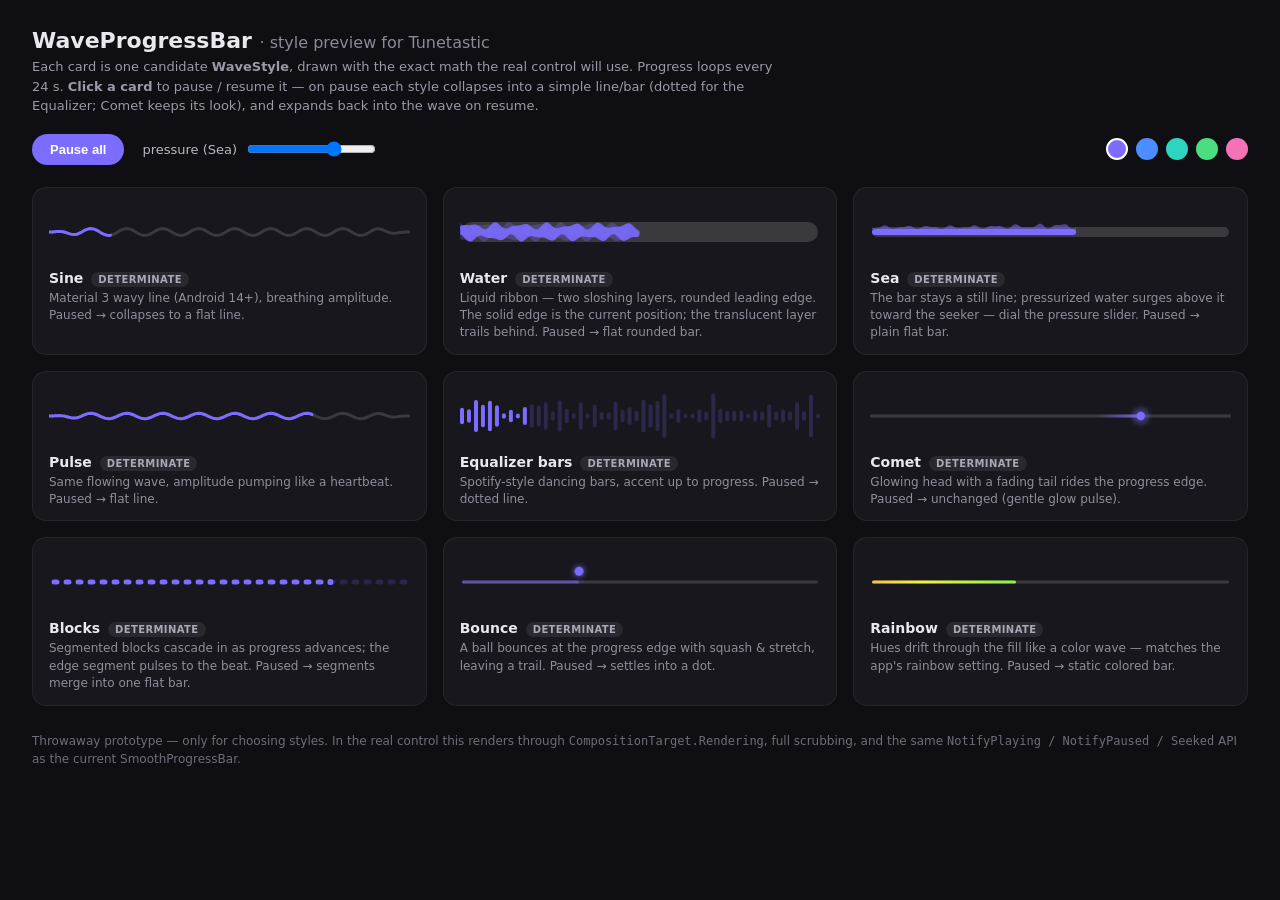
<file: prototype/wave-progress-preview.html>
<!DOCTYPE html>
<html lang="en">
<head>
<meta charset="utf-8">
<meta name="viewport" content="width=device-width, initial-scale=1">
<title>Tunetastic · WaveProgressBar style preview</title>
<style>
	:root { --accent: #7C6CFF; }
	* { box-sizing: border-box; }
	body {
		margin: 0; padding: 28px 32px 48px;
		background: #0e0e13;
		color: #e8e8ee;
		font-family: "Segoe UI Variable", "Segoe UI", system-ui, sans-serif;
	}
	h1 { font-size: 22px; margin: 0 0 4px; font-weight: 700; }
	h1 span { color: #8b8b98; font-weight: 400; font-size: 16px; }
	.sub { color: #9a9aa8; font-size: 13px; margin: 0 0 18px; max-width: 760px; line-height: 1.5; }
	.bar { display: flex; align-items: center; gap: 18px; flex-wrap: wrap; margin-bottom: 22px; }
	.bar button#toggleAll {
		background: var(--accent); color: #fff; border: 0; border-radius: 18px;
		padding: 8px 18px; font-size: 13px; font-weight: 600; cursor: pointer;
	}
	.bar label { font-size: 13px; color: #b8b8c4; display: flex; align-items: center; gap: 8px; }
	.swatches { display: flex; gap: 8px; margin-left: auto; }
	.sw { width: 22px; height: 22px; border-radius: 50%; border: 2px solid transparent; cursor: pointer; }
	.sw.sel { border-color: #fff; }
	#grid { display: grid; grid-template-columns: repeat(auto-fill, minmax(380px, 1fr)); gap: 16px; }
	.card {
		background: #17171d; border: 1px solid rgba(255,255,255,.06); border-radius: 14px;
		padding: 16px 16px 12px; cursor: pointer; transition: opacity .25s, transform .15s;
	}
	.card:hover { transform: translateY(-1px); border-color: rgba(255,255,255,.14); }
	.card.paused { opacity: .7; }
	.card canvas { width: 100%; height: 56px; display: block; }
	.meta { display: flex; align-items: baseline; gap: 8px; margin-top: 10px; }
	.name { font-size: 14px; font-weight: 700; }
	.badge { font-size: 10px; font-weight: 600; letter-spacing: .4px; text-transform: uppercase;
		padding: 2px 7px; border-radius: 8px; }
	.badge.det  { background: rgba(255,255,255,.08); color: #a8a8b6; }
	.badge.pause{ background: rgba(240,80,80,.16); color: #f08a8a; display: none; }
	.card.paused .badge.pause { display: inline-block; }
	.desc { font-size: 12px; color: #8f8f9c; margin-top: 3px; line-height: 1.45; }
	footer { margin-top: 26px; color: #6e6e7a; font-size: 12px; line-height: 1.5; }
</style>
</head>
<body>

<h1>WaveProgressBar <span>· style preview for Tunetastic</span></h1>
<p class="sub">
	Each card is one candidate <b>WaveStyle</b>, drawn with the exact math the real control will use.
	Progress loops every 24&nbsp;s. <b>Click a card</b> to pause / resume it — on pause each style
	collapses into a simple line/bar (dotted for the Equalizer; Comet keeps its look),
	and expands back into the wave on resume.
</p>
<div class="bar">
	<button id="toggleAll">Pause all</button>
	<label>pressure (Sea) <input type="range" id="pressure" min="0" max="100" value="70"></label>
	<div class="swatches" id="swatches"></div>
</div>
<main id="grid"></main>
<footer>
	Throwaway prototype — only for choosing styles. In the real control this renders through
	<code>CompositionTarget.Rendering</code>, full scrubbing, and the same
	<code>NotifyPlaying / NotifyPaused / Seeked</code> API as the current SmoothProgressBar.
</footer>

<script>
"use strict";

// ── shared constants (mirror the WinUI design) ────────────────────────────
const LOOP = 24;            // seconds for progress 0→1
const LW = 3, AMP = 3.4, LAM = 36, SPEED = 46;
const TRACK = "rgba(255,255,255,0.15)";
let accent = "#7C6CFF";

const TAU = Math.PI * 2;
const sm = v => { v = Math.min(Math.max(v, 0), 1); return v * v * (3 - 2 * v); };
function hexRgb(h) {
	const n = parseInt(h.slice(1), 16);
	return [n >> 16 & 255, n >> 8 & 255, n & 255];
}
function rgba(h, a) { const [r, g, b] = hexRgb(h); return `rgba(${r},${g},${b},${a})`; }
function rr(ctx, x, y, w, h, r) {
	ctx.beginPath();
	ctx.moveTo(x + r, y);
	ctx.arcTo(x + w, y, x + w, y + h, r);
	ctx.arcTo(x + w, y + h, x, y + h, r);
	ctx.arcTo(x, y + h, x, y, r);
	ctx.arcTo(x, y, x + w, y, r);
	ctx.closePath();
}

// full-width smoothstepped sine path (amplitude 0 at both ends, M3-like)
function wavePath(ctx, W, mid, t, amp, lam = LAM, speed = SPEED) {
	ctx.beginPath();
	for (let x = 0; x <= W + 2; x += 2) {
		const env = sm(x / lam) * sm((W - x) / lam);
		const y = mid + env * amp * Math.sin(TAU * (x - t * speed) / lam);
		x === 0 ? ctx.moveTo(x, y) : ctx.lineTo(x, y);
	}
}

// ── the 8 styles ──────────────────────────────────────────────────────────
function drawSine(ctx, W, H, t, p, flat, hover) {
	const mid = H / 2;
	const amp = AMP * (0.68 + 0.32 * Math.sin(t * 1.5)) * (hover ? 1.45 : 1) * (1 - flat);
	ctx.lineCap = "round"; ctx.lineWidth = LW;
	ctx.strokeStyle = TRACK; wavePath(ctx, W, mid, t, amp); ctx.stroke();
	ctx.save(); ctx.beginPath(); ctx.rect(0, 0, p * W, H); ctx.clip();
	ctx.strokeStyle = accent; wavePath(ctx, W, mid, t, amp); ctx.stroke(); ctx.restore();
}

function drawWater(ctx, W, H, t, p, flat) {
	const mid = H / 2, half = 6, pw = Math.max(p * W, 4), k = 1 - flat;
	const top = x => mid - half + k * (2.4 * Math.sin(TAU * x / 26 + t * 2.1) + 1.5 * Math.sin(TAU * x / 17 - t * 2.9 + 1.3));
	const bot = x => mid + half + k * (2.4 * Math.sin(TAU * (x + 38) / 26 + t * 2.1) + 1.5 * Math.sin(TAU * (x + 17) / 17 - t * 2.9 + 1.3));
	// dim container
	ctx.fillStyle = TRACK; rr(ctx, 2, mid - half - 4, W - 4, 2 * (half + 4), half + 4); ctx.fill();
	// ribbon(xOffset, spillAhead, alpha)
	function ribbon(off, spill, alpha, cap) {
		const xe = Math.min(W, pw + spill), step = 2;
		ctx.beginPath(); ctx.moveTo(0, top(off));
		for (let x = step; x <= xe; x += step) ctx.lineTo(x, top(x + off));
		// rounded liquid cap on the leading edge
		if (cap) ctx.quadraticCurveTo(xe + cap, mid, xe, bot(xe + off));
		else ctx.lineTo(xe, bot(xe + off));
		for (let x = xe - step; x >= 0; x -= step) ctx.lineTo(x, bot(x + off));
		ctx.closePath();
		ctx.fillStyle = rgba(accent, alpha); ctx.fill();
	}
	// back slosh layer TRAILS BEHIND the progress edge so the solid front edge
	// is unambiguously the current position (fades out on pause)
	if (pw > 16) ribbon(-14, -12, 0.30 * k, 0);
	ribbon(0, 0, 0.90, 4);      // front layer — rounded edge = current time
}

function drawSea(ctx, W, H, t, p, flat, hover, paused, pt, pr = 0) {
	const mid = H / 2, body = 3;             // half-height of the still water body
	const pw = Math.max(p * W, 4), k = 1 - flat;
	// the still line — dim track across the whole width, never moves
	ctx.fillStyle = TRACK; rr(ctx, 2, mid - body - 2, W - 4, 2 * (body + 2), body + 2); ctx.fill();
	// still water body up to the seeker
	ctx.fillStyle = accent; rr(ctx, 2, mid - body, Math.min(pw, W - 2) - 2, 2 * body, body); ctx.fill();
	// pressurized waves riding ABOVE the still body, surging toward the seeker:
	// pressure cranks the flow speed and piles the crests up near the edge
	if (k > 0.03 && pw > 10) {
		const top = mid - body;
		const w1 = 2.6 + 16 * pr, w2 = 3.4 + 20 * pr;   // pressure → flow speed
		ctx.beginPath(); ctx.moveTo(2, top);
		for (let x = 2; x <= pw; x += 2) {
			const near = Math.max(0, 1 - (pw - x) / (W * 0.35));   // 0..1 approaching the seeker
			const wave = Math.max(0.2,
				(1.8 + 1.2 * Math.sin(TAU * x / 22 - t * w1) + 0.7 * Math.sin(TAU * x / 13 - t * w2 + 1.1))
				* (1 + pr * 1.3 * Math.pow(near, 1.5)));            // pressure head at the edge
			ctx.lineTo(x, top - k * wave);
		}
		ctx.lineTo(pw, top);
		ctx.closePath();
		ctx.fillStyle = rgba(accent, 0.55);
		ctx.fill();
	}
}

function drawPulse(ctx, W, H, t, p, flat, hover) {
	const mid = H / 2;
	const pump = 0.25 + 0.75 * Math.abs(Math.sin(t * 2.1));
	const amp = AMP * pump * (hover ? 1.3 : 1) * (1 - flat);
	ctx.lineCap = "round"; ctx.lineWidth = LW;
	ctx.strokeStyle = TRACK; wavePath(ctx, W, mid, t, amp); ctx.stroke();
	ctx.save(); ctx.beginPath(); ctx.rect(0, 0, p * W, H); ctx.clip();
	ctx.strokeStyle = accent; wavePath(ctx, W, mid, t, amp); ctx.stroke(); ctx.restore();
}

const BARS = [];
function drawEqualizer(ctx, W, H, t, p, flat) {
	const pitch = 7, bw = 4;
	const n = Math.max(12, Math.floor((W + 3) / pitch));
	while (BARS.length < n) BARS.push({
		f1: 1.2 + Math.random() * 2.2, f2: .6 + Math.random() * 1.2,
		p1: Math.random() * TAU, p2: Math.random() * TAU
	});
	const total = n * pitch - 3, off = (W - total) / 2, pw = p * W;
	for (let i = 0; i < n; i++) {
		const b = BARS[i];
		const v = (0.5 + 0.5 * Math.sin(t * b.f1 + b.p1)) * (0.55 + 0.45 * Math.sin(t * b.f2 + b.p2));
		const h = (5 + v * (H - 12)) * (1 - flat) + 4 * flat;   // collapse to a dotted line
		const x = off + i * pitch;
		ctx.fillStyle = x <= pw ? accent : rgba(accent, 0.20);
		rr(ctx, x, (H - h) / 2, bw, h, 2); ctx.fill();
	}
}

function drawComet(ctx, W, H, t, p, flat, hover, paused) {
	const mid = H / 2;
	ctx.lineCap = "round"; ctx.lineWidth = LW; ctx.strokeStyle = TRACK;
	ctx.beginPath(); ctx.moveTo(0, mid); ctx.lineTo(W, mid); ctx.stroke();
	const head = Math.max(6, p * W), tl = 46;
	const g = ctx.createLinearGradient(head - tl, 0, head, 0);
	g.addColorStop(0, rgba(accent, 0)); g.addColorStop(1, rgba(accent, .85));
	ctx.strokeStyle = g;
	ctx.beginPath(); ctx.moveTo(Math.max(0, head - tl), mid); ctx.lineTo(head, mid); ctx.stroke();
	const pulse = paused ? 1 + .25 * Math.sin(t * 2.4) : 1;
	const rg = ctx.createRadialGradient(head, mid, 0, head, mid, 11 * pulse);
	rg.addColorStop(0, rgba(accent, .35)); rg.addColorStop(1, rgba(accent, 0));
	ctx.fillStyle = rg; ctx.beginPath(); ctx.arc(head, mid, 11 * pulse, 0, 7); ctx.fill();
	ctx.fillStyle = accent; ctx.shadowColor = accent; ctx.shadowBlur = 10 * pulse;
	ctx.beginPath(); ctx.arc(head, mid, 4.2, 0, 7); ctx.fill(); ctx.shadowBlur = 0;
}

function drawBlocks(ctx, W, H, t, p, flat) {
	const mid = H / 2;
	const n = Math.max(6, Math.floor((W + 3) / 12));
	const bw = 8, gap = 4 * (1 - flat);          // gaps close when paused → one flat bar
	const pitch = bw + gap;
	const total = n * pitch - gap;
	const off = (W - total) / 2;
	const filled = p * n;
	const pulseAmt = (1 - flat) * Math.abs(Math.sin(t * 6));
	for (let i = 0; i < n; i++) {
		const x = off + i * pitch;
		const amt = Math.min(Math.max(filled - i, 0), 1);
		if (amt <= 0) {
			ctx.fillStyle = rgba(accent, 0.18);
			rr(ctx, x, mid - 2.5, bw, 5, 2.5); ctx.fill();
			continue;
		}
		const w = Math.max(bw * amt, 2.5);
		const h = amt < 1 ? 5 + 3 * pulseAmt : 5;   // the edge segment pulses while playing
		ctx.fillStyle = accent;
		rr(ctx, x, mid - h / 2, w, h, 2.5); ctx.fill();
		if (w < bw) {
			ctx.fillStyle = rgba(accent, 0.18);
			rr(ctx, x + w, mid - 2.5, bw - w, 5, 2.5); ctx.fill();
		}
	}
}

function drawBounce(ctx, W, H, t, p, flat, hover, paused) {
	const mid = H / 2, r = 4.5;
	const head = Math.max(r + 2, p * W);
	// covered track as a fading trail
	ctx.fillStyle = TRACK; rr(ctx, 2, mid - 1.5, W - 4, 3, 1.5); ctx.fill();
	ctx.fillStyle = rgba(accent, 0.55); rr(ctx, 2, mid - 1.5, Math.min(head, W - 2) - 2, 3, 1.5); ctx.fill();
	// ball with squash & stretch; settles into a dot when paused
	const bounceAmp = (1 - flat) * 11;
	let cy = mid, sx = 1, sy = 1, shA = 0.22, shR = 6;
	if (bounceAmp > 0.5) {
		const ph = Math.abs(Math.sin(t * 4.5));       // 0 at ground, 1 at apex
		cy = mid - ph * bounceAmp;
		const near = 1 - ph;
		sx = 1 + 0.35 * near * near;
		sy = 1 - 0.3 * near * near;
		shA = 0.22 * (1 - 0.55 * ph);
		shR = 6 + 2 * near;
	}
	ctx.fillStyle = rgba(accent, shA);
	ctx.beginPath(); ctx.ellipse(head, mid, shR, 1.8, 0, 0, 7); ctx.fill();
	ctx.fillStyle = accent; ctx.shadowColor = accent; ctx.shadowBlur = 6;
	ctx.beginPath(); ctx.ellipse(head, cy, r * sx, r * sy, 0, 0, 7); ctx.fill();
	ctx.shadowBlur = 0;
}

function drawRainbow(ctx, W, H, t, p, flat, hover, paused, pt) {
	const mid = H / 2;
	ctx.fillStyle = TRACK; rr(ctx, 2, mid - 1.5, W - 4, 3, 1.5); ctx.fill();
	const pw = Math.max(p * W, 4);
	if (pw > 5) {
		// hues drift along the fill while playing (pt only advances while playing)
		const g = ctx.createLinearGradient(2, 0, pw, 0);
		const N = 6, hue0 = (pt * 40) % 360;
		for (let i = 0; i <= N; i++) {
			const h = (hue0 + (pw - 2) * (i / N) * 0.35) % 360;
			g.addColorStop(i / N, `hsl(${h} 85% 60%)`);
		}
		ctx.fillStyle = g; rr(ctx, 2, mid - 1.5, Math.min(pw, W - 2) - 2, 3, 1.5); ctx.fill();
	}
}

// ── card catalogue ────────────────────────────────────────────────────────
const STYLES = [
	{ name: "Sine",           draw: drawSine,      desc: "Material 3 wavy line (Android 14+), breathing amplitude. Paused → collapses to a flat line." },
	{ name: "Water",          draw: drawWater,     desc: "Liquid ribbon — two sloshing layers, rounded leading edge. The solid edge is the current position; the translucent layer trails behind. Paused → flat rounded bar." },
	{ name: "Sea",            draw: drawSea,       desc: "The bar stays a still line; pressurized water surges above it toward the seeker — dial the pressure slider. Paused → plain flat bar." },
	{ name: "Pulse",          draw: drawPulse,     desc: "Same flowing wave, amplitude pumping like a heartbeat. Paused → flat line." },
	{ name: "Equalizer bars", draw: drawEqualizer, desc: "Spotify-style dancing bars, accent up to progress. Paused → dotted line." },
	{ name: "Comet",          draw: drawComet,     desc: "Glowing head with a fading tail rides the progress edge. Paused → unchanged (gentle glow pulse)." },
	{ name: "Blocks",         draw: drawBlocks,    desc: "Segmented blocks cascade in as progress advances; the edge segment pulses to the beat. Paused → segments merge into one flat bar." },
	{ name: "Bounce",         draw: drawBounce,    desc: "A ball bounces at the progress edge with squash & stretch, leaving a trail. Paused → settles into a dot." },
	{ name: "Rainbow",        draw: drawRainbow,   desc: "Hues drift through the fill like a color wave — matches the app's rainbow setting. Paused → static colored bar." },
];

// ── UI build ──────────────────────────────────────────────────────────────
const grid = document.getElementById("grid");
const cards = STYLES.map(s => {
	const el = document.createElement("div");
	el.className = "card";
	el.innerHTML = `<canvas></canvas>
		<div class="meta"><span class="name">${s.name}</span>
			<span class="badge det">determinate</span>
			<span class="badge pause">paused</span></div>
		<div class="desc">${s.desc}</div>`;
	grid.appendChild(el);
	const cv = el.querySelector("canvas");
	const card = { el, cv, ctx: cv.getContext("2d"), style: s, p: Math.random(), paused: false, flat: 0, hover: false, w: 0, h: 0 };
	el.addEventListener("click", () => {
		card.paused = !card.paused;
		el.classList.toggle("paused", card.paused);
	});
	el.addEventListener("pointerenter", () => card.hover = true);
	el.addEventListener("pointerleave", () => card.hover = false);
	return card;
});

const sw = document.getElementById("swatches");
["#7C6CFF", "#4C8DFF", "#2DD4BF", "#4ADE80", "#F472B6"].forEach((c, i) => {
	const b = document.createElement("button");
	b.className = "sw" + (i === 0 ? " sel" : "");
	b.style.background = c;
	b.onclick = () => {
		accent = c;
		document.documentElement.style.setProperty("--accent", c);
		document.querySelectorAll(".sw").forEach(x => x.classList.remove("sel"));
		b.classList.add("sel");
	};
	sw.appendChild(b);
});

const allBtn = document.getElementById("toggleAll");
const pressureEl = document.getElementById("pressure");
const PR = () => +pressureEl.value / 100;
allBtn.onclick = () => {
	const pause = allBtn.textContent === "Pause all";
	cards.forEach(c => { c.paused = pause; c.el.classList.toggle("paused", pause); });
	allBtn.textContent = pause ? "Play all" : "Pause all";
};

// ── render loop ───────────────────────────────────────────────────────────
let tNow = 0, last = performance.now();

function frame(now) {
	const dt = Math.min((now - last) / 1000, 0.05);
	last = now; tNow += dt;

	for (const c of cards) {
		if (!c.paused) { c.p += dt / LOOP; if (c.p >= 1) c.p -= 1; c.pt = (c.pt || 0) + dt; }
		// ease the collapse: 0 = full wave, 1 = flat line/bar
		c.flat += ((c.paused ? 1 : 0) - c.flat) * Math.min(1, dt * 8);

		const cw = c.cv.clientWidth, ch = c.cv.clientHeight;
		const dpr = window.devicePixelRatio || 1;
		if (c.w !== cw || c.h !== ch || c.dpr !== dpr) {
			c.w = cw; c.h = ch; c.dpr = dpr;
			c.cv.width = Math.round(cw * dpr); c.cv.height = Math.round(ch * dpr);
		}
		const ctx = c.ctx;
		ctx.setTransform(dpr, 0, 0, dpr, 0, 0);
		ctx.clearRect(0, 0, cw, ch);
		c.style.draw(ctx, cw, ch, tNow, c.p, c.flat, c.hover, c.paused, c.pt || 0, PR());
	}
	requestAnimationFrame(frame);
}
requestAnimationFrame(frame);
</script>
</body>
</html>
</file>
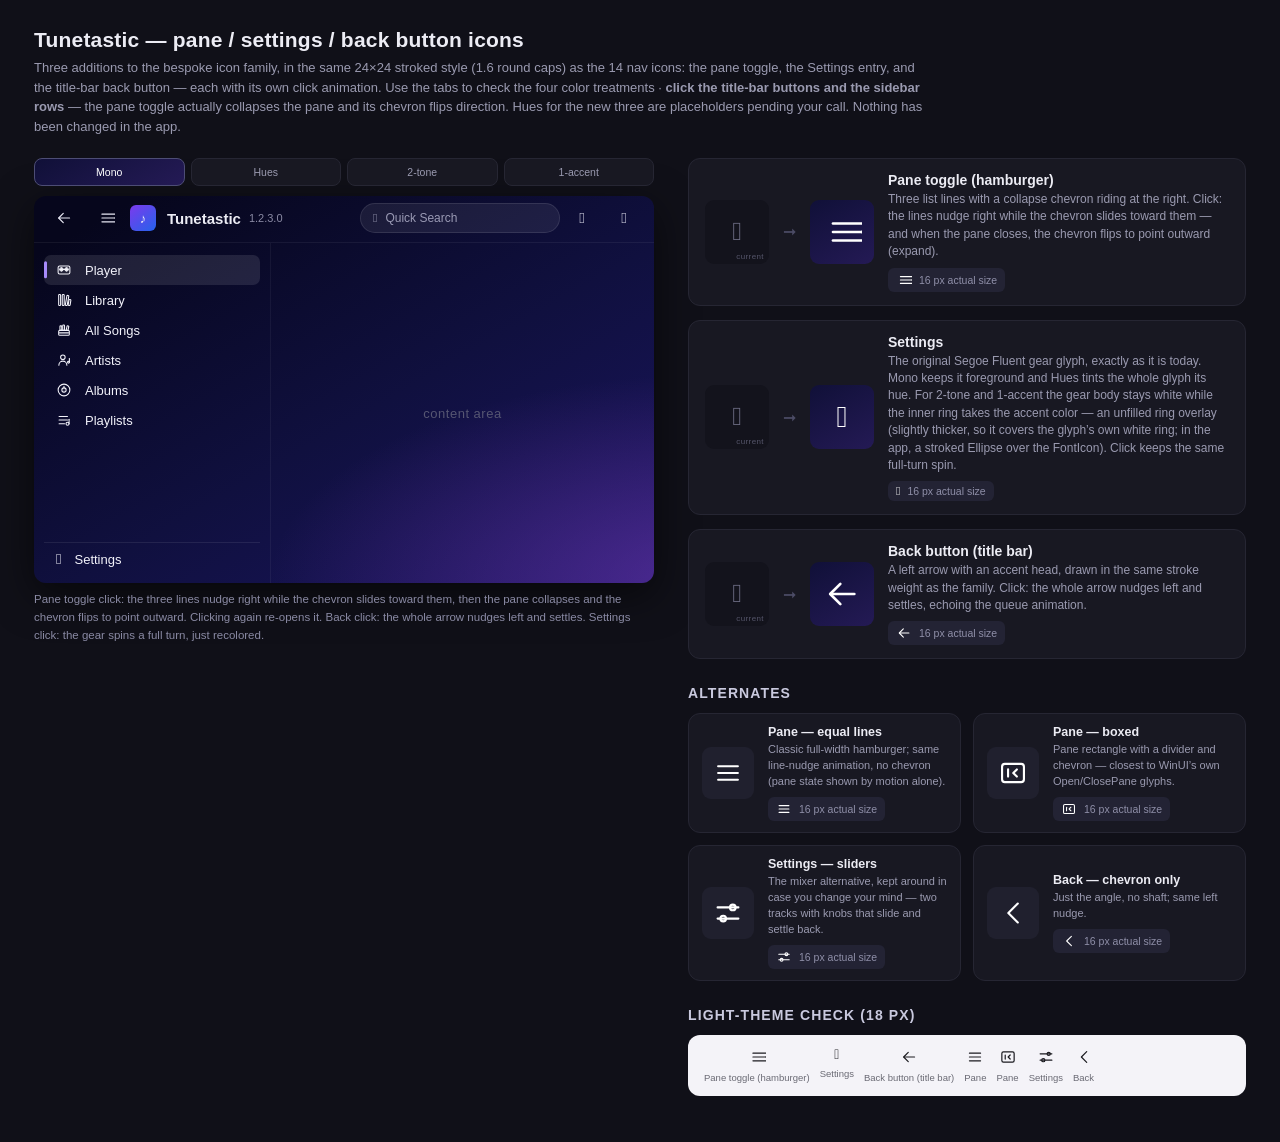
<file: prototype/icon-redesign/pane-settings-back-preview.html>
<!doctype html>
<html lang="en">
<head>
<meta charset="utf-8">
<title>Tunetastic — pane / settings / back icons (preview)</title>
<style>
  :root { color-scheme: dark; }
  * { box-sizing: border-box; margin: 0; padding: 0; }
  body {
    font-family: "Segoe UI Variable Display", "Segoe UI", sans-serif;
    background: #101018;
    color: #ececf4;
    padding: 28px 34px 46px;
  }
  h1 { font-size: 21px; font-weight: 600; letter-spacing: .2px; }
  .sub { color: #9a9ab0; font-size: 13px; margin: 6px 0 22px; max-width: 900px; line-height: 1.5; }
  .layout { display: flex; gap: 34px; align-items: flex-start; }

  /* ---------- app window mock (titlebar + sidebar) ---------- */
  .appwin {
    width: 620px; flex: 0 0 620px;
    border-radius: 12px; overflow: hidden;
    background:
      radial-gradient(120% 90% at 110% 100%, rgba(120,60,190,.55), rgba(120,60,190,0) 60%),
      linear-gradient(150deg, #06061c 8%, #10103f 55%, #1a1560 100%);
    box-shadow: 0 12px 40px rgba(0,0,0,.55);
  }
  .tb {
    display: flex; align-items: center; gap: 2px;
    padding: 6px 10px 8px;
    border-bottom: 1px solid rgba(255,255,255,.06);
  }
  .tbtn {
    width: 40px; height: 32px; flex: 0 0 40px;
    display: flex; align-items: center; justify-content: center;
    border-radius: 6px; cursor: pointer;
    transition: background .15s ease;
    font-family: "Segoe Fluent Icons", "Segoe MDL2 Assets";
    font-size: 15px; color: #e8e8f4;
  }
  .tbtn:hover { background: rgba(255,255,255,.07); }
  .tbtn svg { width: 18px; height: 18px; display: block; }
  .appicon {
    width: 26px; height: 26px; margin: 0 9px 0 2px; border-radius: 6px;
    background: linear-gradient(140deg, #7c3aed, #2563eb);
    display: flex; align-items: center; justify-content: center;
    font-size: 13px;
  }
  .apptitle { font-weight: 700; font-size: 15px; margin-right: 6px; }
  .appver { font-size: 11px; color: #8a8aa4; margin-right: auto; }
  .search {
    width: 200px; height: 30px; border-radius: 15px;
    background: rgba(255,255,255,.07); border: 1px solid rgba(255,255,255,.10);
    color: #9a9ab4; font-size: 12px;
    display: flex; align-items: center; padding: 0 12px; gap: 8px;
  }
  .search .mag { font-family: "Segoe Fluent Icons", "Segoe MDL2 Assets"; font-size: 12px; }

  .body-row { display: flex; align-items: stretch; height: 340px; }
  .side-wrap { width: 236px; flex: 0 0 auto; overflow: hidden; transition: width .3s ease; }
  .side-wrap.closed { width: 0; }
  .side { width: 236px; padding: 12px 10px 14px; height: 100%;
          display: flex; flex-direction: column; }
  .side .spacer { flex: 1; }
  .navrow {
    display: flex; align-items: center; gap: 13px;
    padding: 7px 12px; border-radius: 7px;
    font-size: 13px; color: #f2f2fa; white-space: nowrap;
    cursor: pointer; position: relative; overflow: hidden;
    transition: background .18s ease;
  }
  .navrow:hover { background: rgba(255,255,255,.06); }
  .navrow.selected { background: rgba(255,255,255,.10); }
  .navrow.selected::before {
    content: ""; position: absolute; left: 0; top: 50%;
    transform: translateY(-50%); width: 3px; height: 58%;
    border-radius: 2px; background: var(--bar, #a78bfa);
  }
  .navrow svg { width: 16px; height: 16px; flex: 0 0 16px; }
  .footline {
    display: flex; align-items: center; gap: 13px;
    padding: 9px 12px 2px; margin-top: 4px;
    border-top: 1px solid rgba(255,255,255,.08);
    font-size: 13px; color: #f2f2fa; cursor: pointer;
  }
  .footline svg { width: 16px; height: 16px; flex: 0 0 16px; }
  .content {
    flex: 1; display: flex; align-items: center; justify-content: center;
    color: #565672; font-size: 13px; letter-spacing: .5px;
    border-left: 1px solid rgba(255,255,255,.05);
  }
  .leftcol { width: 620px; flex: 0 0 620px; min-width: 0; }
  .hint { font-size: 11.5px; color: #8a8aa4; margin-top: 8px; line-height: 1.55; }

  /* ---------- treatment tabs ---------- */
  .ttabs { display: flex; gap: 6px; margin-bottom: 10px; }
  .ttab { flex: 1; font-size: 10.5px; padding: 7px 2px; border-radius: 8px; text-align: center;
    background: #181822; border: 1px solid #262633; color: #9a9ab0; cursor: pointer;
    transition: all .15s ease; user-select: none; }
  .ttab:hover { color: #e4e4f0; border-color: #3d3d5c; }
  .ttab.on { background: linear-gradient(150deg, #101038, #241a55); color: #fff; border-color: #4d4d75; }

  /* ---------- cards ---------- */
  main { flex: 1; min-width: 0; }
  .grid { display: grid; grid-template-columns: 1fr; gap: 14px; }
  .card {
    display: flex; align-items: center; gap: 14px;
    background: #181822; border: 1px solid #262633; border-radius: 12px;
    padding: 13px 16px;
  }
  .card .newicon { cursor: pointer; }
  .oldglyph {
    width: 64px; height: 64px; flex: 0 0 64px;
    display: flex; align-items: center; justify-content: center;
    background: #13131c; border-radius: 9px;
    font-family: "Segoe Fluent Icons", "Segoe MDL2 Assets";
    font-size: 26px; color: #6d6d84; position: relative;
  }
  .oldglyph::after {
    content: "current"; position: absolute; bottom: 3px; right: 5px;
    font-family: "Segoe UI", sans-serif; font-size: 8px; color: #55556a; letter-spacing: .4px;
  }
  .arrow { color: #4c4c66; font-size: 16px; flex: 0 0 auto; }
  .newicon {
    width: 64px; height: 64px; flex: 0 0 64px;
    display: flex; align-items: center; justify-content: center;
    background: linear-gradient(150deg, #101038, #241a55);
    border-radius: 9px;
  }
  .newicon svg { width: 40px; height: 40px; color: #ffffff; display: block; }
  .meta { min-width: 0; }
  .meta .nm { font-size: 14px; font-weight: 600; margin-bottom: 3px; }
  .meta .ds { font-size: 12px; color: #9a9ab0; line-height: 1.45; }
  .meta .mini { display: inline-flex; align-items: center; gap: 7px; margin-top: 7px;
    background: #232334; border-radius: 6px; padding: 4px 8px; }
  .meta .mini svg { width: 16px; height: 16px; color: #fff; }
  .meta .mini span { font-size: 10.5px; color: #8f8fa8; }

  h2 { font-size: 14px; font-weight: 600; color: #c9c9de; margin: 26px 0 12px;
       text-transform: uppercase; letter-spacing: 1.1px; }
  .grid3 { display: grid; grid-template-columns: repeat(2, 1fr); gap: 12px; }
  .grid3 .newicon { width: 52px; height: 52px; flex: 0 0 52px; background: #20202e; }
  .grid3 .newicon svg { width: 32px; height: 32px; }
  .grid3 .card { padding: 11px 13px; }
  .grid3 .meta .nm { font-size: 12.5px; }
  .grid3 .meta .ds { font-size: 11px; }

  .lightstrip { display: flex; gap: 10px; flex-wrap: wrap;
    background: #f4f3f8; border-radius: 12px; padding: 13px 16px; }
  .lt { display: flex; flex-direction: column; align-items: center; gap: 6px; }
  .lt svg { width: 18px; height: 18px; color: #1a1a1f; }
  .lt span { font-size: 9.5px; color: #6a6a74; }

  /* ---------- click animations (shared vocabulary) ---------- */
  @keyframes spin360 { to { transform: rotate(360deg); } }
  @keyframes spin360ccw { to { transform: rotate(-360deg); } }
  @keyframes wobble { 0%,100% { transform: rotate(0); } 30% { transform: rotate(-5deg); } 65% { transform: rotate(3.5deg); } }
  @keyframes ping   { 0% { opacity: 0; transform: translateY(2px) scale(.6); } 30% { opacity: 1; } 100% { opacity: 0; transform: translateY(-2.5px) scale(1.1); } }
  @keyframes hop    { 0%,100% { transform: translateY(0); } 40% { transform: translateY(-2.6px); } }
  @keyframes chevnudge  { 0%,100% { transform: translateX(0); } 45% { transform: translateX(-2.4px); } }
  @keyframes chevnudgeR { 0%,100% { transform: translateX(0); } 45% { transform: translateX(2.4px); } }
  @keyframes linenudge  { 0%,100% { transform: translateX(0); } 45% { transform: translateX(1.3px); } }
  @keyframes knobslideL { 0%,100% { transform: translateX(0); } 45% { transform: translateX(-7.2px); } }
  @keyframes knobslideR { 0%,100% { transform: translateX(0); } 45% { transform: translateX(7.2px); } }
  @keyframes backnudge  { 0%,100% { transform: translateX(0); } 45% { transform: translateX(-2.6px); } }

  .clicked .reel-l { animation: spin360 .8s ease; transform-box: fill-box; transform-origin: center; }
  .clicked .reel-r { animation: spin360ccw .8s ease; transform-box: fill-box; transform-origin: center; }
  .clicked .wave   { animation: ping .6s ease-out; transform-box: fill-box; transform-origin: 50% 100%; }
  .clicked .wave.w2 { animation-delay: .1s; }
  .clicked .lean   { animation: wobble .6s ease; transform-box: fill-box; transform-origin: 50% 100%; }
  .clicked .lean.l2 { animation-delay: .05s; }
  .clicked .rec    { animation: hop .5s ease; }
  .clicked .rec.r2 { animation-delay: .06s; }
  .clicked .rec.r3 { animation-delay: .12s; }
  .clicked .note   { animation: hop .55s ease; transform-box: fill-box; transform-origin: center; }
  .clicked .spin-c { animation: spin360 .8s ease; transform-box: view-box; transform-origin: 12px 12px; }

  /* pane: lines nudge right, chevron slides left toward the lines */
  .clicked .pline { animation: linenudge .5s ease; transform-box: fill-box; }
  .clicked .pline.p2 { animation-delay: .04s; }
  .clicked .pline.p3 { animation-delay: .08s; }
  .clicked .chev  { animation: chevnudge .5s ease; transform-box: fill-box; }
  .clicked.pane-closed .chev { animation: chevnudgeR .5s ease; transform-box: fill-box; }
  /* state flip on the wrapper group so the click animation never fights it */
  .chevflip { transform-box: fill-box; transform-origin: center; transition: transform .28s ease; }
  .pane-closed .chevflip { transform: scaleX(-1); }

  /* settings: the ORIGINAL Segoe Fluent gear glyph, only recolored; same spin.
     Two-tone: gear body stays foreground, an accent dot sits in the glyph's
     transparent center hole (in the app: a small ellipse over the FontIcon). */
  .fglyph {
    font-family: "Segoe Fluent Icons", "Segoe MDL2 Assets";
    font-weight: 400; line-height: 1; display: inline-block;
    position: relative;
  }
  .fglyph .cring {
    position: absolute; left: 50%; top: 52%;
    width: .40em; height: .40em; transform: translate(-50%, -50%);
    border: .09em solid var(--acc, transparent);
    border-radius: 50%; box-sizing: border-box;
    display: none;
  }
  .fglyph.twotone .cring { display: block; }
  .clicked .fglyph { animation: spin360 .8s ease; }
  .navrow .fglyph, .footline .fglyph { font-size: 15px; }
  .newicon .fglyph { font-size: 30px; color: #fff; }
  .meta .mini .fglyph { font-size: 12px; color: #fff; }
  .lt .fglyph { font-size: 14px; color: #1a1a1f; }

  /* sliders alternate: knobs slide along the tracks and settle back */
  .clicked .knob { transform-box: fill-box; transform-origin: center; }
  .clicked .knob.ka { animation: knobslideL .65s ease; }
  .clicked .knob.kb { animation: knobslideR .65s ease; }

  /* back: whole arrow nudges left and settles */
  .clicked .bwhole { animation: backnudge .5s ease; transform-box: fill-box; }
</style>
</head>
<body>

<svg width="0" height="0" style="position:absolute" aria-hidden="true"><defs>

  <!-- ===== the three new icons ===== -->

  <symbol id="i-pane" viewBox="0 0 32 24">
    <g fill="none" stroke="currentColor" stroke-width="1.6" stroke-linecap="round" stroke-linejoin="round">
      <g class="pline p1"><path d="M6.6 6.9H24"/></g>
      <g class="pline p2"><path d="M6.6 12H24"/></g>
      <g class="pline p3"><path d="M6.6 17.1H24"/></g>
      <g class="chevflip"><g class="chev"><path d="M27.6 8.9 24.1 12l3.5 3.1" style="stroke:var(--acc,currentColor)"/></g></g>
    </g>
  </symbol>

  <!-- settings uses the original Segoe Fluent glyph E713 directly (see .fglyph) -->

  <symbol id="i-back" viewBox="0 0 24 24">
    <g fill="none" stroke="currentColor" stroke-width="1.6" stroke-linecap="round" stroke-linejoin="round">
      <g class="bwhole">
        <path d="M19.4 12H5.2"/>
        <path class="ahead" d="M11 5.9 4.9 12l6.1 6.1" style="stroke:var(--acc,currentColor)"/>
      </g>
    </g>
  </symbol>

  <!-- ===== alternates ===== -->

  <symbol id="i-pane-alt-equal" viewBox="0 0 24 24">
    <g fill="none" stroke="currentColor" stroke-width="1.6" stroke-linecap="round" stroke-linejoin="round">
      <g class="pline p1"><path d="M4.6 6.9h14.8"/></g>
      <g class="pline p2"><path d="M4.6 12h14.8"/></g>
      <g class="pline p3"><path d="M4.6 17.1h14.8"/></g>
    </g>
  </symbol>

  <symbol id="i-pane-alt-box" viewBox="0 0 24 24">
    <g fill="none" stroke="currentColor" stroke-width="1.6" stroke-linecap="round" stroke-linejoin="round">
      <rect x="3.8" y="5.2" width="16.4" height="13.6" rx="2.1"/>
      <path d="M8.3 9.3v5.4"/>
      <g class="chevflip"><g class="chev"><path d="M14.9 9.3 12.2 12l2.7 2.7" style="stroke:var(--acc,currentColor)"/></g></g>
    </g>
  </symbol>

  <symbol id="i-settings-alt-sliders" viewBox="0 0 24 24">
    <g fill="none" stroke="currentColor" stroke-width="1.6" stroke-linecap="round" stroke-linejoin="round">
      <path d="M4.2 7.8h15.6"/>
      <path d="M4.2 16.2h15.6"/>
      <circle class="knob ka" cx="15.6" cy="7.8" r="2.1" style="stroke:var(--acc,currentColor)"/>
      <circle class="knob kb" cx="8.4" cy="16.2" r="2.1" style="stroke:var(--acc,currentColor)"/>
    </g>
  </symbol>

  <symbol id="i-back-alt-chev" viewBox="0 0 24 24">
    <g fill="none" stroke="currentColor" stroke-width="1.6" stroke-linecap="round" stroke-linejoin="round">
      <g class="bwhole"><path d="M15.6 4.9 8.5 12l7.1 7.1"/></g>
    </g>
  </symbol>

  <!-- ===== existing nav icons (for the sidebar mock) ===== -->

  <symbol id="i-player" viewBox="0 0 24 24">
    <g fill="none" stroke="currentColor" stroke-width="1.6" stroke-linecap="round" stroke-linejoin="round">
      <rect x="3.2" y="5.9" width="17.6" height="12.2" rx="2.3"/>
      <g class="reel reel-l" style="stroke:var(--acc,currentColor)">
        <circle cx="8.1" cy="11.1" r="2.4"/><path d="M8.1 8.7v4.8"/><path d="M5.7 11.1h4.8"/>
      </g>
      <g class="reel reel-r" style="stroke:var(--acc,currentColor)">
        <circle cx="15.9" cy="11.1" r="2.4"/><path d="M15.9 8.7v4.8"/><path d="M13.5 11.1h4.8"/>
      </g>
      <path d="M10.5 11.1h3" style="stroke:var(--acc,currentColor)"/>
      <path class="wave w1" d="M10.2 4.6a2.6 2.6 0 0 1 3.6 0" style="stroke:var(--acc,currentColor);opacity:0"/>
      <path class="wave w2" d="M8.9 2.9a4.4 4.4 0 0 1 6.2 0" style="stroke:var(--acc,currentColor);opacity:0"/>
    </g>
  </symbol>

  <symbol id="i-library" viewBox="0 0 24 24">
    <g fill="none" stroke="currentColor" stroke-width="1.6" stroke-linecap="round" stroke-linejoin="round">
      <rect x="4.0" y="3.8" width="2.9" height="16.4" rx="1.1"/>
      <rect x="9.4" y="3.8" width="2.9" height="16.4" rx="1.1"/>
      <path class="lean l1" d="M14.06 18.87 16.28 6.03A1.1 1.1 0 0 1 17.55 5.14L18.25 5.26A1.1 1.1 0 0 1 19.14 6.53L16.92 19.37A1.1 1.1 0 0 1 15.65 20.26L14.95 20.14A1.1 1.1 0 0 1 14.06 18.87Z" style="stroke:var(--acc,currentColor)"/>
      <path class="lean l2" d="M18.34 18.89 19.40 12.07A1.1 1.1 0 0 1 20.66 11.15L21.34 11.25A1.1 1.1 0 0 1 22.26 12.51L21.20 19.33A1.1 1.1 0 0 1 19.94 20.25L19.26 20.15A1.1 1.1 0 0 1 18.34 18.89Z" style="stroke:var(--acc,currentColor)"/>
    </g>
  </symbol>

  <symbol id="i-all-songs" viewBox="0 0 24 24">
    <g fill="none" stroke="currentColor" stroke-width="1.6" stroke-linecap="round" stroke-linejoin="round">
      <rect class="rec r1" x="5.9" y="5.8" width="2.7" height="6.8" rx="1.05" style="stroke:var(--acc,currentColor)"/>
      <rect class="rec r2" x="10.1" y="4.4" width="2.7" height="8.2" rx="1.05" style="stroke:var(--acc,currentColor)"/>
      <path class="rec r3" d="M15.45 11.33 16.51 6.49A1 1 0 0 1 17.71 5.73L18.39 5.88A1 1 0 0 1 19.15 7.07L18.09 11.91A1 1 0 0 1 16.89 12.67L16.21 12.53A1 1 0 0 1 15.45 11.33Z" style="stroke:var(--acc,currentColor)"/>
      <rect x="4" y="12.6" width="16" height="7.2" rx="1.6"/>
      <path d="M5.2 16.3h13.6"/>
    </g>
  </symbol>

  <symbol id="i-artists" viewBox="0 0 24 24">
    <g fill="none" stroke="currentColor" stroke-width="1.6" stroke-linecap="round" stroke-linejoin="round">
      <circle cx="10.3" cy="7.8" r="3.4"/>
      <path d="M4.3 19.7a6 6 0 0 1 12 0"/>
      <g class="note">
        <path d="M20.1 15.3V9.9" style="stroke:var(--acc,currentColor)"/>
        <circle cx="18.7" cy="15.3" r="1.4" style="stroke:var(--acc,currentColor)"/>
      </g>
    </g>
  </symbol>

  <symbol id="i-albums" viewBox="0 0 24 24">
    <g fill="none" stroke="currentColor" stroke-width="1.6" stroke-linecap="round" stroke-linejoin="round">
      <circle cx="12" cy="12" r="8.8"/>
      <g class="spin-c">
        <circle cx="12" cy="12" r="3.2" style="stroke:var(--acc,currentColor)"/>
        <path d="M12 6.6v1.8" style="stroke:var(--acc,currentColor)"/>
        <circle cx="12" cy="12" r="0.7" fill="currentColor" stroke="none" style="fill:var(--acc,currentColor)"/>
      </g>
    </g>
  </symbol>

  <symbol id="i-playlists" viewBox="0 0 24 24">
    <g fill="none" stroke="currentColor" stroke-width="1.6" stroke-linecap="round" stroke-linejoin="round">
      <path d="M4.6 6.7h12.6"/><path d="M4.6 12.1h12.6"/><path d="M4.6 17.5h8.2"/>
      <g class="note">
        <path d="M19.6 17.6V10.9" style="stroke:var(--acc,currentColor)"/>
        <circle cx="17.3" cy="17.6" r="2.3" style="stroke:var(--acc,currentColor)"/>
      </g>
    </g>
  </symbol>

</defs></svg>

<h1>Tunetastic — pane / settings / back button icons</h1>
<p class="sub">
  Three additions to the bespoke icon family, in the same 24×24 stroked style (1.6 round caps) as the 14 nav icons:
  the pane toggle, the Settings entry, and the title-bar back button — each with its own click animation.
  Use the tabs to check the four color treatments · <b>click the title-bar buttons and the sidebar rows</b> — the
  pane toggle actually collapses the pane and its chevron flips direction. Hues for the new three are placeholders
  pending your call. Nothing has been changed in the app.
</p>

<div class="layout">
  <div class="leftcol">
    <div class="ttabs" id="ttabs"></div>

    <div class="appwin" id="appwin">
      <div class="tb">
        <div class="tbtn" id="backBtn" title="Back"></div>
        <div class="tbtn" id="paneBtn" title="Toggle navigation pane"></div>
        <div class="appicon">♪</div>
        <span class="apptitle">Tunetastic</span>
        <span class="appver">1.2.3.0</span>
        <div class="search"><span class="mag">&#xE721;</span>Quick Search</div>
        <div class="tbtn" title="Toggle Theme">&#xE793;</div>
        <div class="tbtn" title="Mute">&#xE767;</div>
      </div>
      <div class="body-row">
        <div class="side-wrap" id="sideWrap">
          <aside class="side" id="side"></aside>
        </div>
        <div class="content">content area</div>
      </div>
    </div>
    <p class="hint">
      Pane toggle click: the three lines nudge right while the chevron slides toward them, then the pane
      collapses and the chevron flips to point outward. Clicking again re-opens it. Back click: the whole
      arrow nudges left and settles. Settings click: the gear spins a full turn, just recolored.
    </p>
  </div>

  <main>
    <div class="grid" id="grid"></div>

    <h2>Alternates</h2>
    <div class="grid3" id="alts"></div>

    <h2>Light-theme check (18 px)</h2>
    <div class="lightstrip" id="light"></div>
  </main>
</div>

<script>
const HUES = {
  'player':'#5eead4', 'library':'#fbbf24', 'all-songs':'#f87171', 'artists':'#f472b6',
  'albums':'#60a5fa', 'playlists':'#4ade80',
  'pane':'#38bdf8', 'settings':'#fb923c', 'back':'#94a3b8',
  'pane-alt-equal':'#38bdf8', 'pane-alt-box':'#38bdf8',
  'settings-alt-sliders':'#fb923c', 'back-alt-chev':'#94a3b8'
};
const treatments = [ ['mono','Mono'], ['hues','Hues'], ['duotone','2-tone'], ['duo1','1-accent'] ];
let tmode = 'mono';

function varsFor(id) {
  const hue = HUES[id] || '#a78bfa';
  if (tmode === 'hues')    return `color:${hue};--bar:${hue}`;
  if (tmode === 'duotone') return `--acc:${hue};--bar:${hue}`;
  if (tmode === 'duo1')    return `--acc:#a78bfa;--bar:#a78bfa`;
  return '--bar:#a78bfa';
}
function svgIcon(id) {
  return `<svg viewBox="0 0 24 24">${document.getElementById('i-' + id).innerHTML}</svg>`;
}

/* settings keeps its ORIGINAL Segoe Fluent glyph.
   Mono: foreground. Hues: whole glyph in its hue (one color by definition).
   2-tone / 1-accent: gear body stays foreground, an accent dot fills the
   glyph's transparent center hole (accent = hue / Windows accent). */
function iconMarkup(id) {
  if (id === 'settings') {
    const twotone = (tmode === 'duotone' || tmode === 'duo1') ? ' twotone' : '';
    const c = tmode === 'hues' ? ` style="color:${HUES['settings']}"` : '';
    return `<span class="fglyph${twotone}"${c}>&#xE713;<span class="cring"></span></span>`;
  }
  return svgIcon(id);
}

/* ---- sidebar mock ---- */
const nav = [
  ['player','Player'], ['library','Library'], ['all-songs','All Songs'],
  ['artists','Artists'], ['albums','Albums'], ['playlists','Playlists'],
];
let selected = 'Player';
let paneClosed = false;

function renderSide() {
  const rows = nav.map(([ic, label]) => `
    <div class="navrow${label === selected ? ' selected' : ''}" data-icon="${ic}" data-label="${label}" style="${varsFor(ic)}">
      ${svgIcon(ic)}<span class="lbl">${label}</span>
    </div>`).join('');
  document.getElementById('side').innerHTML = rows + `
    <div class="spacer"></div>
    <div class="footline" data-icon="settings" data-label="Settings" style="${varsFor('settings')}">
      ${iconMarkup('settings')}<span class="lbl">Settings</span>
    </div>`;
}

/* ---- titlebar buttons (back + pane, with the pane's open/closed flip state) ---- */
function renderTitlebar() {
  const back = document.getElementById('backBtn');
  back.setAttribute('data-icon', 'back');
  back.innerHTML = `<span style="${varsFor('back')}">${svgIcon('back')}</span>`;
  const pane = document.getElementById('paneBtn');
  pane.setAttribute('data-icon', 'pane');
  pane.classList.toggle('pane-closed', paneClosed);
  pane.innerHTML = `<span style="${varsFor('pane')}">${svgIcon('pane')}</span>`;
}

/* ---- tabs ---- */
function renderTabs() {
  document.getElementById('ttabs').innerHTML = treatments.map(([m, t]) =>
    `<div class="ttab${m === tmode ? ' on' : ''}" data-mode="${m}">${t}</div>`).join('');
}

/* ---- cards ---- */
const items = [
  { id:'pane', name:'Pane toggle (hamburger)', old:'\uE700',
    note:'Three list lines with a collapse chevron riding at the right. Click: the lines nudge right while the chevron slides toward them — and when the pane closes, the chevron flips to point outward (expand).' },
  { id:'settings', name:'Settings', old:'\uE713',
    note:'The original Segoe Fluent gear glyph, exactly as it is today. Mono keeps it foreground and Hues tints the whole glyph its hue. For 2-tone and 1-accent the gear body stays white while the inner ring takes the accent color — an unfilled ring overlay (slightly thicker, so it covers the glyph\u2019s own white ring; in the app, a stroked Ellipse over the FontIcon). Click keeps the same full-turn spin.' },
  { id:'back', name:'Back button (title bar)', old:'\uE72B',
    note:'A left arrow with an accent head, drawn in the same stroke weight as the family. Click: the whole arrow nudges left and settles, echoing the queue animation.' },
];
const alts = [
  { id:'pane-alt-equal', name:'Pane — equal lines', note:'Classic full-width hamburger; same line-nudge animation, no chevron (pane state shown by motion alone).' },
  { id:'pane-alt-box',   name:'Pane — boxed',      note:'Pane rectangle with a divider and chevron — closest to WinUI\u2019s own Open/ClosePane glyphs.' },
  { id:'settings-alt-sliders', name:'Settings — sliders', note:'The mixer alternative, kept around in case you change your mind — two tracks with knobs that slide and settle back.' },
  { id:'back-alt-chev',  name:'Back — chevron only', note:'Just the angle, no shaft; same left nudge.' },
];

function card(it) {
  const before = it.old ? `<div class="oldglyph">${it.old}</div><div class="arrow">&#10142;</div>` : '';
  return `<div class="card">
    ${before}
    <div class="newicon" data-icon="${it.id}" style="${varsFor(it.id)}">${iconMarkup(it.id)}</div>
    <div class="meta">
      <div class="nm">${it.name}</div>
      <div class="ds">${it.note}</div>
      <div class="mini" style="${varsFor(it.id)}">${iconMarkup(it.id)}<span>16 px actual size</span></div>
    </div>
  </div>`;
}
function renderCards() {
  document.getElementById('grid').innerHTML = items.map(card).join('');
  document.getElementById('alts').innerHTML = alts.map(card).join('');
  document.getElementById('light').innerHTML =
    [...items, ...alts].map(i =>
      `<div class="lt" style="${varsFor(i.id)}">${iconMarkup(i.id)}<span>${i.name.split('—')[0].trim()}</span></div>`).join('');
}

/* ---- interaction ---- */
function animate(el) {
  el.classList.remove('clicked');
  void el.getBoundingClientRect();
  el.classList.add('clicked');
  clearTimeout(el._animT);
  el._animT = setTimeout(() => el.classList.remove('clicked'), 1000);
}

document.addEventListener('click', e => {
  const tab = e.target.closest('.ttab');
  if (tab) {
    tmode = tab.dataset.mode;
    renderTabs(); renderSide(); renderTitlebar(); renderCards();
    document.querySelectorAll('[data-icon]').forEach(el => {
      const id = el.dataset.icon;
      if (HUES[id] && !el.closest('#paneBtn')) el.setAttribute('style', varsFor(id));
    });
    return;
  }

  const icn = e.target.closest('[data-icon]');
  if (!icn) return;
  animate(icn);

  if (icn.closest('#paneBtn')) {
    paneClosed = !paneClosed;
    document.getElementById('sideWrap').classList.toggle('closed', paneClosed);
    renderTitlebar();
  }
  const row = icn.closest('.navrow, .footline');
  if (row) {
    document.querySelectorAll('#side .selected').forEach(r => r.classList.remove('selected'));
    row.classList.add('selected');
    selected = row.dataset.label;
  }
});

renderTabs();
renderSide();
renderTitlebar();
renderCards();
</script>
</body>
</html>
</file>
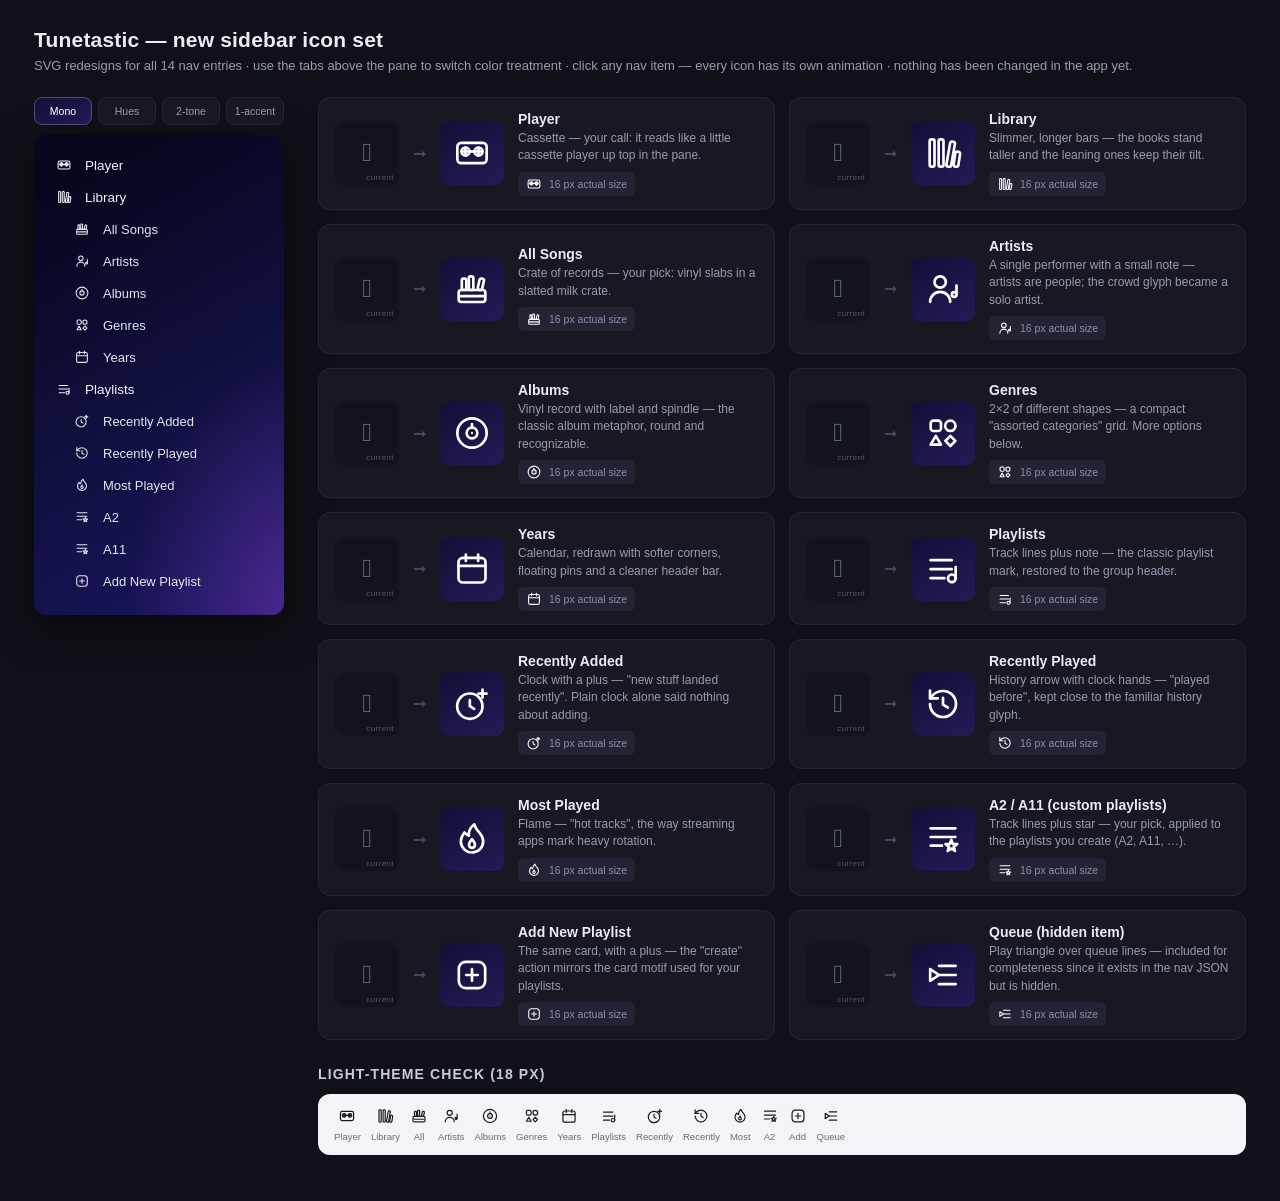
<file: prototype/icon-redesign/preview.html>
<!doctype html>
<html lang="en">
<head>
<meta charset="utf-8">
<title>Tunetastic — sidebar icon redesign (preview)</title>
<style>
  :root { color-scheme: dark; }
  * { box-sizing: border-box; margin: 0; padding: 0; }
  body {
    font-family: "Segoe UI Variable Display", "Segoe UI", sans-serif;
    background: #101018;
    color: #ececf4;
    padding: 28px 34px 46px;
  }
  h1 { font-size: 21px; font-weight: 600; letter-spacing: .2px; }
  .sub { color: #9a9ab0; font-size: 13px; margin: 6px 0 24px; }
  .layout { display: flex; gap: 34px; align-items: flex-start; }

  /* ---------- sidebar replica ---------- */
  .side {
    width: 250px; flex: 0 0 250px;
    border-radius: 12px; overflow: hidden;
    padding: 14px 10px 18px;
    background:
      radial-gradient(120% 90% at 110% 100%, rgba(120,60,190,.55), rgba(120,60,190,0) 60%),
      linear-gradient(150deg, #06061c 8%, #10103f 55%, #1a1560 100%);
    box-shadow: 0 12px 40px rgba(0,0,0,.55);
  }
  .navrow {
    display: flex; align-items: center; gap: 13px;
    padding: 8px 12px; border-radius: 7px;
    font-size: 13.5px; color: #f2f2fa;
    cursor: pointer; position: relative; overflow: hidden;
    transition: background .18s ease;
  }
  .navrow:hover { background: rgba(255,255,255,.06); }
  .navrow.selected { background: rgba(255,255,255,.10); }
  .navrow.selected::before {
    content: ""; position: absolute; left: 0; top: 50%;
    transform: translateY(-50%); width: 3px; height: 58%;
    border-radius: 2px; background: var(--bar, #a78bfa);
  }
  .navrow.child { margin-left: 14px; padding-left: 16px; font-size: 13px; color: #e4e4f0; }
  .navrow svg { width: 16px; height: 16px; flex: 0 0 16px; }

  /* ---------- cards ---------- */
  main { flex: 1; min-width: 0; }
  .grid { display: grid; grid-template-columns: repeat(2, 1fr); gap: 14px; }
  .card {
    display: flex; align-items: center; gap: 14px;
    background: #181822; border: 1px solid #262633; border-radius: 12px;
    padding: 13px 16px;
  }
  .oldglyph {
    width: 64px; height: 64px; flex: 0 0 64px;
    display: flex; align-items: center; justify-content: center;
    background: #13131c; border-radius: 9px;
    font-family: "Segoe Fluent Icons", "Segoe MDL2 Assets";
    font-size: 26px; color: #6d6d84; position: relative;
  }
  .oldglyph::after {
    content: "current"; position: absolute; bottom: 3px; right: 5px;
    font-family: "Segoe UI", sans-serif; font-size: 8px; color: #55556a; letter-spacing: .4px;
  }
  .arrow { color: #4c4c66; font-size: 16px; flex: 0 0 auto; }
  .newicon {
    width: 64px; height: 64px; flex: 0 0 64px;
    display: flex; align-items: center; justify-content: center;
    background: linear-gradient(150deg, #101038, #241a55);
    border-radius: 9px;
  }
  .newicon svg { width: 40px; height: 40px; color: #ffffff; }
  .meta { min-width: 0; }
  .meta .nm { font-size: 14px; font-weight: 600; margin-bottom: 3px; }
  .meta .ds { font-size: 12px; color: #9a9ab0; line-height: 1.45; }
  .meta .mini { display: inline-flex; align-items: center; gap: 7px; margin-top: 7px;
    background: #232334; border-radius: 6px; padding: 4px 8px; }
  .meta .mini svg { width: 16px; height: 16px; color: #fff; }
  .meta .mini span { font-size: 10.5px; color: #8f8fa8; }

  h2 { font-size: 14px; font-weight: 600; color: #c9c9de; margin: 26px 0 12px;
       text-transform: uppercase; letter-spacing: 1.1px; }
  .alts .newicon { background: #20202e; }
  .grid3 { display: grid; grid-template-columns: repeat(3, 1fr); gap: 12px; }
  .grid3 .newicon { width: 52px; height: 52px; flex: 0 0 52px; }
  .grid3 .newicon svg { width: 32px; height: 32px; }
  .gtitle { margin: 24px 0 10px; }
  .sidecol { flex: 0 0 250px; }
  .ttabs { display: flex; gap: 6px; margin-bottom: 10px; }
  .ttab { flex: 1; font-size: 10.5px; padding: 7px 2px; border-radius: 8px; text-align: center;
    background: #181822; border: 1px solid #262633; color: #9a9ab0; cursor: pointer;
    transition: all .15s ease; user-select: none; }
  .ttab:hover { color: #e4e4f0; border-color: #3d3d5c; }
  .ttab.on { background: linear-gradient(150deg, #101038, #241a55); color: #fff; border-color: #4d4d75; }

  /* ---- per-icon click animations ---- */
  @keyframes spin360  { to { transform: rotate(360deg); } }
  @keyframes spin360ccw { to { transform: rotate(-360deg); } }
  @keyframes wobble   { 0%,100% { transform: rotate(0); } 30% { transform: rotate(-5deg); } 65% { transform: rotate(3.5deg); } }
  @keyframes ping     { 0% { opacity: 0; transform: translateY(2px) scale(.6); } 30% { opacity: 1; } 100% { opacity: 0; transform: translateY(-2.5px) scale(1.1); } }
  @keyframes pageflip { 0% { transform: scaleY(1); } 40% { transform: scaleY(.06); } 60% { transform: scaleY(.06); } 100% { transform: scaleY(1); } }
  @keyframes burn     { 0%,100% { transform: scale(1,1) skewX(0); } 15% { transform: scale(.96,1.06) skewX(-2deg); } 32% { transform: scale(1.05,.93) skewX(2.5deg); } 50% { transform: scale(.95,1.08) skewX(-2deg); } 68% { transform: scale(1.04,.95) skewX(2deg); } 85% { transform: scale(.98,1.03) skewX(-1deg); } }
  @keyframes licked   { 0%,100% { transform: scaleY(1); } 35% { transform: scaleY(1.3); } 70% { transform: scaleY(.85); } }
  @keyframes hop      { 0%,100% { transform: translateY(0); } 40% { transform: translateY(-2.6px); } }
  @keyframes rewind   { 0%,100% { transform: rotate(0); } 55% { transform: rotate(-75deg); } }
  @keyframes plusspin { 0%,100% { transform: rotate(0) scale(1); } 50% { transform: rotate(90deg) scale(1.18); } }
  @keyframes qhop     { 0%,100% { transform: translateX(0); } 45% { transform: translateX(2.4px); } }
  @keyframes qnudge   { 0%,100% { transform: translateX(0); } 45% { transform: translateX(1.1px); } }

  .side .navrow.clicked .reel-l { animation: spin360 .8s ease; transform-box: fill-box; transform-origin: center; }
  .side .navrow.clicked .reel-r { animation: spin360ccw .8s ease; transform-box: fill-box; transform-origin: center; }
  .side .navrow.clicked .lean  { animation: wobble .6s ease; transform-box: fill-box; transform-origin: 50% 100%; }
  .side .navrow.clicked .lean.l2 { animation-delay: .05s; }
  .side .navrow.clicked .rec   { animation: hop .5s ease; }
  .side .navrow.clicked .rec.r2 { animation-delay: .06s; }
  .side .navrow.clicked .rec.r3 { animation-delay: .12s; }
  .side .navrow.clicked .note  { animation: hop .55s ease; transform-box: fill-box; transform-origin: center; }
  .side .navrow.clicked .tile  { animation: hop .45s ease; transform-box: fill-box; transform-origin: center; }
  .side .navrow.clicked .tile.t2 { animation-delay: .06s; }
  .side .navrow.clicked .tile.t3 { animation-delay: .12s; }
  .side .navrow.clicked .tile.t4 { animation-delay: .18s; }
  .side .navrow.clicked .wave  { animation: ping .6s ease-out; transform-box: fill-box; transform-origin: 50% 100%; }
  .side .navrow.clicked .wave.w2 { animation-delay: .1s; }
  .side .navrow.clicked .flapp { animation: pageflip .65s ease; transform-box: view-box; transform-origin: 12px 5.3px; }
  .side .navrow.clicked .spin-c { animation: spin360 .8s ease; transform-box: view-box; transform-origin: 12px 12px; }
  .side .navrow.clicked .plusg { animation: plusspin .55s ease; transform-box: fill-box; transform-origin: center; }
  .side .navrow.clicked .arcg  { animation: rewind .65s ease; transform-box: view-box; transform-origin: 12px 12px; }
  .side .navrow.clicked .flame { animation: burn .9s ease; transform-box: fill-box; transform-origin: 50% 100%; }
  .side .navrow.clicked .tongue { animation: licked .5s ease .05s; transform-box: fill-box; transform-origin: 50% 100%; }
  .side .navrow.clicked .starp { animation: spin360 .6s ease; transform-box: fill-box; transform-origin: center; }
  .side .navrow.clicked .plusp { animation: hop .5s ease; transform-box: fill-box; transform-origin: center; }
  .side .navrow.clicked .qtri  { animation: qhop .5s ease; }
  .side .navrow.clicked .qline { animation: qnudge .5s ease; }
  .side .navrow.clicked .qline.q2 { animation-delay: .04s; }
  .side .navrow.clicked .qline.q3 { animation-delay: .08s; }

  /* light theme check */
  .lightstrip { display: flex; gap: 10px; flex-wrap: wrap;
    background: #f4f3f8; border-radius: 12px; padding: 13px 16px; }
  .lt { display: flex; flex-direction: column; align-items: center; gap: 6px; }
  .lt svg { width: 18px; height: 18px; color: #1a1a1f; }
  .lt span { font-size: 9.5px; color: #6a6a74; }
</style>
</head>
<body>

<svg width="0" height="0" style="position:absolute" aria-hidden="true"><defs>

  <symbol id="i-player" viewBox="0 0 24 24">
    <g fill="none" stroke="currentColor" stroke-width="1.6" stroke-linecap="round" stroke-linejoin="round">
      <rect x="3.2" y="5.9" width="17.6" height="12.2" rx="2.3"/>
      <g class="reel reel-l" style="stroke:var(--acc,currentColor)">
        <circle cx="8.1" cy="11.1" r="2.4"/>
        <path d="M8.1 8.7v4.8"/>
        <path d="M5.7 11.1h4.8"/>
      </g>
      <g class="reel reel-r" style="stroke:var(--acc,currentColor)">
        <circle cx="15.9" cy="11.1" r="2.4"/>
        <path d="M15.9 8.7v4.8"/>
        <path d="M13.5 11.1h4.8"/>
      </g>
      <path d="M10.5 11.1h3" style="stroke:var(--acc,currentColor)"/>
      <path class="wave w1" d="M10.2 4.6a2.6 2.6 0 0 1 3.6 0" style="stroke:var(--acc,currentColor);opacity:0"/>
      <path class="wave w2" d="M8.9 2.9a4.4 4.4 0 0 1 6.2 0" style="stroke:var(--acc,currentColor);opacity:0"/>
    </g>
  </symbol>

  <symbol id="i-library" viewBox="0 0 24 24">
    <g fill="none" stroke="currentColor" stroke-width="1.6" stroke-linecap="round" stroke-linejoin="round">
      <rect x="4.0" y="3.8" width="2.9" height="16.4" rx="1.1"/>
      <rect x="9.4" y="3.8" width="2.9" height="16.4" rx="1.1"/>
      <path class="lean l1" d="M14.06 18.87 16.28 6.03A1.1 1.1 0 0 1 17.55 5.14L18.25 5.26A1.1 1.1 0 0 1 19.14 6.53L16.92 19.37A1.1 1.1 0 0 1 15.65 20.26L14.95 20.14A1.1 1.1 0 0 1 14.06 18.87Z" style="stroke:var(--acc,currentColor)"/>
      <path class="lean l2" d="M18.34 18.89 19.40 12.07A1.1 1.1 0 0 1 20.66 11.15L21.34 11.25A1.1 1.1 0 0 1 22.26 12.51L21.20 19.33A1.1 1.1 0 0 1 19.94 20.25L19.26 20.15A1.1 1.1 0 0 1 18.34 18.89Z" style="stroke:var(--acc,currentColor)"/>
    </g>
  </symbol>

  <symbol id="i-all-songs" viewBox="0 0 24 24">
    <g fill="none" stroke="currentColor" stroke-width="1.6" stroke-linecap="round" stroke-linejoin="round">
      <rect class="rec r1" x="5.9" y="5.8" width="2.7" height="6.8" rx="1.05" style="stroke:var(--acc,currentColor)"/>
      <rect class="rec r2" x="10.1" y="4.4" width="2.7" height="8.2" rx="1.05" style="stroke:var(--acc,currentColor)"/>
      <path class="rec r3" d="M15.45 11.33 16.51 6.49A1 1 0 0 1 17.71 5.73L18.39 5.88A1 1 0 0 1 19.15 7.07L18.09 11.91A1 1 0 0 1 16.89 12.67L16.21 12.53A1 1 0 0 1 15.45 11.33Z" style="stroke:var(--acc,currentColor)"/>
      <rect x="4" y="12.6" width="16" height="7.2" rx="1.6"/>
      <path d="M5.2 16.3h13.6"/>
    </g>
  </symbol>

  <symbol id="i-artists" viewBox="0 0 24 24">
    <g fill="none" stroke="currentColor" stroke-width="1.6" stroke-linecap="round" stroke-linejoin="round">
      <circle cx="10.3" cy="7.8" r="3.4"/>
      <path d="M4.3 19.7a6 6 0 0 1 12 0"/>
      <g class="note">
        <path d="M20.1 15.3V9.9" style="stroke:var(--acc,currentColor)"/>
        <circle cx="18.7" cy="15.3" r="1.4" style="stroke:var(--acc,currentColor)"/>
      </g>
    </g>
  </symbol>

  <symbol id="i-albums" viewBox="0 0 24 24">
    <g fill="none" stroke="currentColor" stroke-width="1.6" stroke-linecap="round" stroke-linejoin="round">
      <circle cx="12" cy="12" r="8.8"/>
      <g class="spin-c">
        <circle cx="12" cy="12" r="3.2" style="stroke:var(--acc,currentColor)"/>
        <path d="M12 6.6v1.8" style="stroke:var(--acc,currentColor)"/>
        <circle cx="12" cy="12" r="0.7" fill="currentColor" stroke="none" style="fill:var(--acc,currentColor)"/>
      </g>
    </g>
  </symbol>

  <symbol id="i-genres" viewBox="0 0 24 24">
    <g fill="none" stroke="currentColor" stroke-width="1.6" stroke-linecap="round" stroke-linejoin="round">
      <rect class="tile t1" x="4.6" y="4.6" width="6.2" height="6.2" rx="1.7"/>
      <circle class="tile t2" cx="16.4" cy="7.7" r="3.1" style="stroke:var(--acc,currentColor)"/>
      <path class="tile t3" d="M7.7 13.7l3.1 5.3H4.6z"/>
      <path class="tile t4" d="M16.4 13.7l3 3.05-3 3.05-3-3.05z"/>
    </g>
  </symbol>

  <symbol id="i-years" viewBox="0 0 24 24">
    <g fill="none" stroke="currentColor" stroke-width="1.6" stroke-linecap="round" stroke-linejoin="round">
      <rect x="3.9" y="5.3" width="16.2" height="14.8" rx="2.6"/>
      <g class="flapp">
        <path class="pin" d="M8.3 3.3v3.9" style="stroke:var(--acc,currentColor)"/>
        <path class="pin" d="M15.7 3.3v3.9" style="stroke:var(--acc,currentColor)"/>
        <path d="M3.9 10.1h16.2"/>
      </g>
    </g>
  </symbol>

  <symbol id="i-playlists" viewBox="0 0 24 24">
    <g fill="none" stroke="currentColor" stroke-width="1.6" stroke-linecap="round" stroke-linejoin="round">
      <path d="M4.6 6.7h12.6"/>
      <path d="M4.6 12.1h12.6"/>
      <path d="M4.6 17.5h8.2"/>
      <g class="note">
        <path d="M19.6 17.6V10.9" style="stroke:var(--acc,currentColor)"/>
        <circle cx="17.3" cy="17.6" r="2.3" style="stroke:var(--acc,currentColor)"/>
      </g>
    </g>
  </symbol>

  <symbol id="i-recently-added" viewBox="0 0 24 24">
    <g fill="none" stroke="currentColor" stroke-width="1.6" stroke-linecap="round" stroke-linejoin="round">
      <circle cx="10.7" cy="13.3" r="7.6"/>
      <path d="M10.7 9.7v3.6l2.6 1.6"/>
      <g class="plusg">
        <path d="M18.3 3.4v4.8" style="stroke:var(--acc,currentColor)"/>
        <path d="M15.9 5.8h4.8" style="stroke:var(--acc,currentColor)"/>
      </g>
    </g>
  </symbol>

  <symbol id="i-recently-played" viewBox="0 0 24 24">
    <g fill="none" stroke="currentColor" stroke-width="1.6" stroke-linecap="round" stroke-linejoin="round">
      <g class="arcg">
        <path d="M4.2 12a7.8 7.8 0 1 0 7.8-7.8 8.4 8.4 0 0 0-6.1 2.5L4.2 8.6"/>
        <path d="M4.2 3.9v4.7h4.7"/>
      </g>
      <path d="M12 8.3v4.1l2.9 1.7" style="stroke:var(--acc,currentColor)"/>
    </g>
  </symbol>

  <symbol id="i-most-played" viewBox="0 0 24 24">
    <g fill="none" stroke="currentColor" stroke-width="1.6" stroke-linecap="round" stroke-linejoin="round">
      <g class="flame">
        <path d="M13.4 3.2c.5 2.2 1.7 3.6 3 5 1.5 1.6 2.3 3.2 2.3 5.1a6.7 6.7 0 0 1-13.4.2c0-2 .9-3.8 2.2-5.4.8 1 1.7 1.6 2.7 1.9-.5-2.5 1-5 3.2-6.8z"/>
        <path class="tongue" d="M12 12.1c1 1.2 1.8 2.2 1.8 3.4a1.8 1.8 0 0 1-3.6 0c0-1.2.8-2.2 1.8-3.4z" style="stroke:var(--acc,currentColor)"/>
      </g>
    </g>
  </symbol>

  <symbol id="i-playlist-card" viewBox="0 0 24 24">
    <g fill="none" stroke="currentColor" stroke-width="1.6" stroke-linecap="round" stroke-linejoin="round">
      <path d="M4.6 5.6h14.8"/>
      <path d="M4.6 10.8h14.8"/>
      <path d="M4.6 16h6.8"/>
      <path class="starp" d="M17 12.5 17.9 15 20.5 15.1 18.4 16.7 19.2 19.2 17 17.7 14.8 19.2 15.6 16.7 13.5 15.1 16.1 15z" style="stroke:var(--acc,currentColor)"/>
    </g>
  </symbol>

  <symbol id="i-add-playlist" viewBox="0 0 24 24">
    <g fill="none" stroke="currentColor" stroke-width="1.6" stroke-linecap="round" stroke-linejoin="round">
      <rect x="4.1" y="4.1" width="15.8" height="15.8" rx="4.1"/>
      <g class="plusp">
        <path d="M12 8.5v7" style="stroke:var(--acc,currentColor)"/>
        <path d="M8.5 12h7" style="stroke:var(--acc,currentColor)"/>
      </g>
    </g>
  </symbol>

  <symbol id="i-li-1" viewBox="0 0 24 24">
    <g fill="none" stroke="currentColor" stroke-width="1.6" stroke-linecap="round" stroke-linejoin="round">
      <rect x="4.2" y="15.2" width="15.6" height="3.6" rx="1.2"/>
      <rect x="5.8" y="10.8" width="12.4" height="3.6" rx="1.2"/>
      <rect x="7.4" y="6.4" width="9.2" height="3.6" rx="1.2"/>
    </g>
  </symbol>

  <symbol id="i-li-2" viewBox="0 0 24 24">
    <g fill="none" stroke="currentColor" stroke-width="1.6" stroke-linecap="round" stroke-linejoin="round">
      <path d="M3.4 4.4h5.2a3.4 3.4 0 0 1 3.4 3.4v12.4a2.6 2.6 0 0 0-2.6-2.6H3.4z"/>
      <path d="M20.6 4.4h-5.2a3.4 3.4 0 0 0-3.4 3.4v12.4a2.6 2.6 0 0 1 2.6-2.6h6z"/>
    </g>
  </symbol>

  <symbol id="i-li-3" viewBox="0 0 24 24">
    <g fill="none" stroke="currentColor" stroke-width="1.6" stroke-linecap="round" stroke-linejoin="round">
      <rect x="5.4" y="3.8" width="13.2" height="16.4" rx="2"/>
      <path d="M8.4 3.8v16.4"/>
      <path d="M14.8 3.8v6.2l2.1-1.7 2.1 1.7V3.8"/>
    </g>
  </symbol>

  <symbol id="i-li-4" viewBox="0 0 24 24">
    <g fill="none" stroke="currentColor" stroke-width="1.6" stroke-linecap="round" stroke-linejoin="round">
      <rect x="3.8" y="4.4" width="16.4" height="15.2" rx="2"/>
      <path d="M3.8 12.4h16.4"/>
      <path d="M7.4 7v4.8"/>
      <path d="M10 7v4.8"/>
      <path d="M12.6 7v4.8"/>
      <path d="M15.2 7v4.8"/>
      <path d="M7.4 13.4v5.2"/>
      <path d="M10 13.4v5.2"/>
      <path d="M12.6 13.4v5.2"/>
      <path d="M15.1 18.6l1.2-5"/>
    </g>
  </symbol>

  <symbol id="i-queue" viewBox="0 0 24 24">
    <g fill="none" stroke="currentColor" stroke-width="1.6" stroke-linecap="round" stroke-linejoin="round">
      <path class="qline q1" d="M9.6 6.5h10"/>
      <path class="qline q2" d="M9.6 12h10"/>
      <path class="qline q3" d="M9.6 17.5h10"/>
      <path class="qtri" d="M4.3 8.5l5.3 3.5-5.3 3.5V8.5z" style="stroke:var(--acc,currentColor)"/>
    </g>
  </symbol>

</defs></svg>

<h1>Tunetastic — new sidebar icon set</h1>
<p class="sub">SVG redesigns for all 14 nav entries · use the tabs above the pane to switch color treatment · click any nav item — every icon has its own animation · nothing has been changed in the app yet.</p>

<div class="layout">
  <div class="sidecol">
    <div class="ttabs" id="ttabs"></div>
    <aside class="side" id="side"></aside>
  </div>
  <main>
    <div class="grid" id="grid"></div>

    <div id="alts"></div>

    <h2>Light-theme check (18 px)</h2>
    <div class="lightstrip" id="light"></div>
  </main>
</div>

<script>
const items = [
  { id:'player',           name:'Player',            old:'\uE8D6', note:'Cassette — your call: it reads like a little cassette player up top in the pane.' },
  { id:'library',          name:'Library',           old:'\uE8F1', note:'Slimmer, longer bars — the books stand taller and the leaning ones keep their tilt.' },
  { id:'all-songs',        name:'All Songs',         old:'\uE71D', note:'Crate of records — your pick: vinyl slabs in a slatted milk crate.' },
  { id:'artists',          name:'Artists',           old:'\uE716', note:'A single performer with a small note — artists are people; the crowd glyph became a solo artist.' },
  { id:'albums',           name:'Albums',            old:'\uE93C', note:'Vinyl record with label and spindle — the classic album metaphor, round and recognizable.' },
  { id:'genres',           name:'Genres',            old:'\uE955', note:'2×2 of different shapes — a compact "assorted categories" grid. More options below.' },
  { id:'years',            name:'Years',             old:'\uE787', note:'Calendar, redrawn with softer corners, floating pins and a cleaner header bar.' },
  { id:'playlists',        name:'Playlists',         old:'\uEA41', note:'Track lines plus note — the classic playlist mark, restored to the group header.' },
  { id:'recently-added',   name:'Recently Added',    old:'\uE823', note:'Clock with a plus — "new stuff landed recently". Plain clock alone said nothing about adding.' },
  { id:'recently-played',  name:'Recently Played',   old:'\uE81C', note:'History arrow with clock hands — "played before", kept close to the familiar history glyph.' },
  { id:'most-played',      name:'Most Played',       old:'\uE96A', note:'Flame — "hot tracks", the way streaming apps mark heavy rotation.' },
  { id:'playlist-card',    name:'A2 / A11 (custom playlists)', old:'\uE728', note:'Track lines plus star — your pick, applied to the playlists you create (A2, A11, …).' },
  { id:'add-playlist',     name:'Add New Playlist',  old:'\uF8AA', note:'The same card, with a plus — the "create" action mirrors the card motif used for your playlists.' },
  { id:'queue',            name:'Queue (hidden item)', old:'\uE84F', note:'Play triangle over queue lines — included for completeness since it exists in the nav JSON but is hidden.' },
];
const altGroups = [];

const nav = [
  ['player','Player',1],
  ['library','Library',1],
  ['all-songs','All Songs',0],
  ['artists','Artists',0],
  ['albums','Albums',0],
  ['genres','Genres',0],
  ['years','Years',0],
  ['playlists','Playlists',1],
  ['recently-added','Recently Added',0],
  ['recently-played','Recently Played',0],
  ['most-played','Most Played',0],
  ['playlist-card','A2',0],
  ['playlist-card','A11',0],
  ['add-playlist','Add New Playlist',0],
];
const hueMap = {
  'player':'#5eead4', 'library':'#fbbf24', 'all-songs':'#f87171', 'artists':'#f472b6',
  'albums':'#60a5fa', 'genres':'#fde047', 'years':'#a78bfa', 'playlists':'#4ade80',
  'recently-added':'#fb923c', 'recently-played':'#22d3ee', 'most-played':'#fb7185',
  'playlist-card':'#e879f9', 'add-playlist':'#a3e635', 'queue':'#94a3b8'
};
const treatments = [
  ['mono', 'Mono'], ['hues', 'Hues'], ['duotone', '2-tone'], ['duo1', '1-accent'],
];
let tmode = 'mono';
let selectedLabel = null;

function rowVars(ic, mode) {
  if (mode === 'hues')    return `color:${hueMap[ic]};--bar:${hueMap[ic]}`;
  if (mode === 'duotone') return `--acc:${hueMap[ic]};--bar:${hueMap[ic]}`;
  if (mode === 'duo1')    return `--acc:#a78bfa;--bar:#a78bfa`;
  return '--bar:#a78bfa';
}
function renderSide() {
  document.getElementById('side').innerHTML = nav.map(([ic, label, head]) => {
    const inner = document.getElementById('i-' + ic).innerHTML;
    return `<div class="navrow${head ? '' : ' child'}${label === selectedLabel ? ' selected' : ''}" style="${rowVars(ic, tmode)}"><svg viewBox="0 0 24 24">${inner}</svg>${label}</div>`;
  }).join('');
}
function renderTabs() {
  document.getElementById('ttabs').innerHTML = treatments.map(([m, t]) =>
    `<div class="ttab${m === tmode ? ' on' : ''}" data-mode="${m}">${t}</div>`).join('');
}
renderTabs();
renderSide();

document.getElementById('ttabs').addEventListener('click', e => {
  const tab = e.target.closest('.ttab');
  if (!tab) return;
  tmode = tab.dataset.mode;
  renderTabs();
  renderSide();
});

document.getElementById('side').addEventListener('click', e => {
  const row = e.target.closest('.navrow');
  if (!row) return;
  document.querySelectorAll('#side .navrow.selected').forEach(r => r.classList.remove('selected'));
  row.classList.add('selected');
  selectedLabel = row.textContent.trim();
  row.classList.remove('clicked');
  void row.getBoundingClientRect();
  row.classList.add('clicked');
  clearTimeout(row._animT);
  row._animT = setTimeout(() => row.classList.remove('clicked'), 900);
});

const card = (it, withOld) => `
  <div class="card">
    ${withOld ? `<div class="oldglyph">${it.old}</div><div class="arrow">&#10142;</div>` : ''}
    <div class="newicon"><svg><use href="#i-${it.id}"/></svg></div>
    <div class="meta">
      <div class="nm">${it.name}</div>
      <div class="ds">${it.note}</div>
      <div class="mini"><svg><use href="#i-${it.id}"/></svg><span>16 px actual size</span></div>
    </div>
  </div>`;

document.getElementById('grid').innerHTML  = items.map(i => card(i, true)).join('');
document.getElementById('alts').innerHTML  = altGroups.map(g =>
  `<h2 class="gtitle">${g.title} — alternates</h2><div class="grid grid3 alts">${g.items.map(i => card(i, false)).join('')}</div>`).join('');
document.getElementById('light').innerHTML = items.map(i =>
  `<div class="lt"><svg><use href="#i-${i.id}"/></svg><span>${i.name.split(' ')[0].replace('/','')}</span></div>`).join('');
</script>
</body>
</html>
</file>
